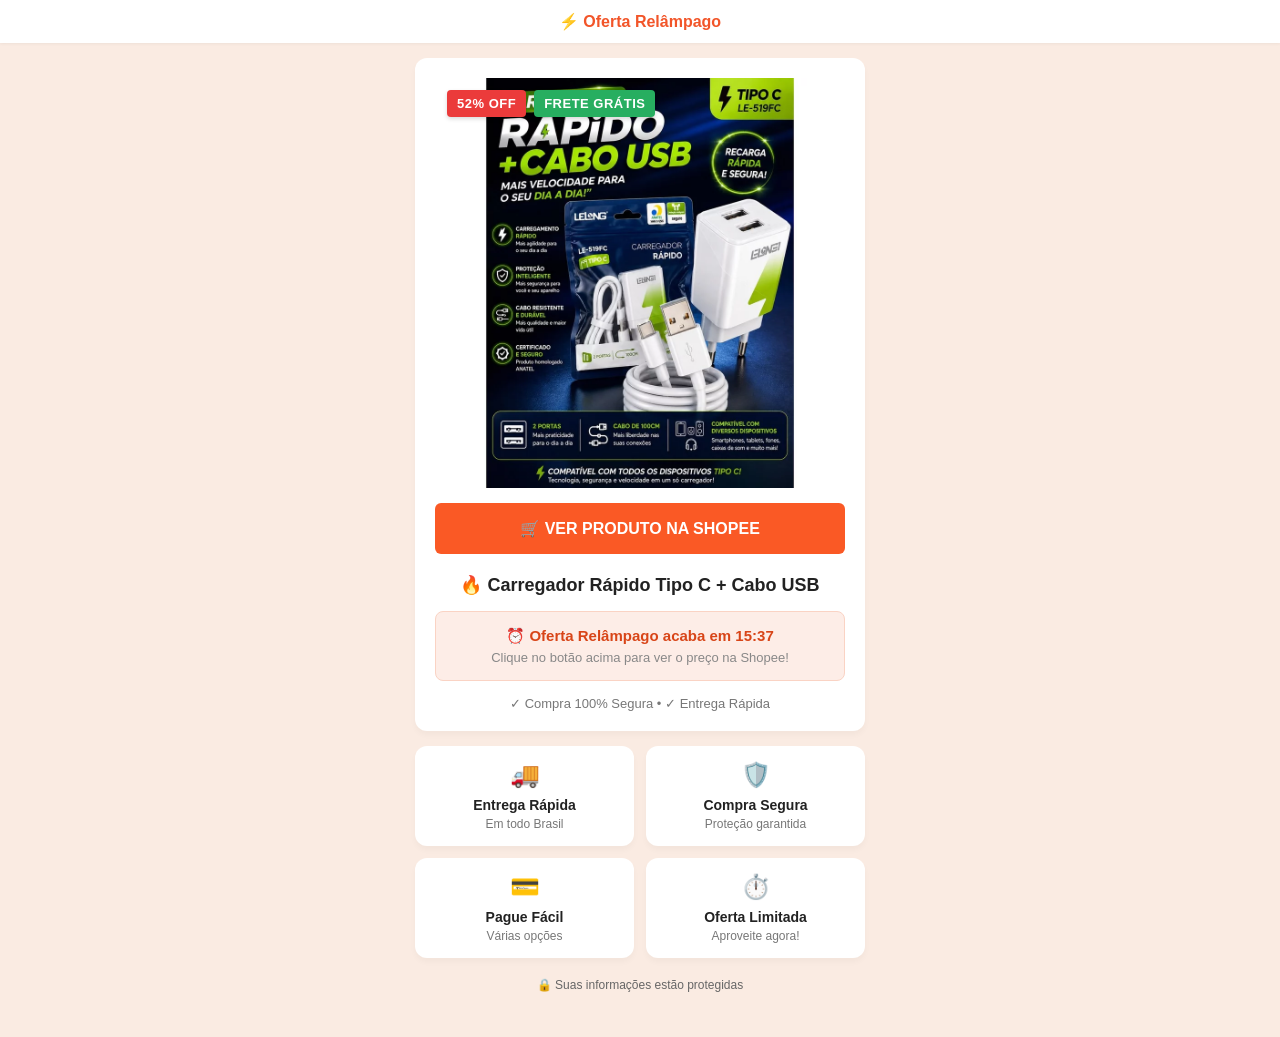
<file: CarregadorRápidoTipoC+CaboUSB/index.html>
<!DOCTYPE html>
<html lang="pt-BR">
<head>
    <meta charset="UTF-8">
    <meta name="viewport" content="width=device-width, initial-scale=1.0">
    <title>Oferta Relâmpago - Carregador Rápido Tipo C + Cabo USB</title>
    <link rel="stylesheet" href="css/style.css">

    <!-- Meta Pixel Code -->
    <script>
    !function(f,b,e,v,n,t,s)
    {if(f.fbq)return;n=f.fbq=function(){n.callMethod?
    n.callMethod.apply(n,arguments):n.queue.push(arguments)};
    if(!f._fbq)f._fbq=n;n.push=n;n.loaded=!0;n.version='2.0';
    n.queue=[];t=b.createElement(e);t.async=!0;
    t.src=v;s=b.getElementsByTagName(e)[0];
    s.parentNode.insertBefore(t,s)}(window, document,'script',
    'https://connect.facebook.net/en_US/fbevents.js');
    fbq('init', '2276360966503503');
    fbq('track', 'PageView');
    </script>
    <noscript><img height="1" width="1" style="display:none"
    src="https://www.facebook.com/tr?id=2276360966503503&ev=PageView&noscript=1"
    /></noscript>
    <!-- End Meta Pixel Code -->
</head>
<body>

    <header class="top-bar">
        <span>⚡ Oferta Relâmpago</span>
    </header>

    <main class="container">
        <!-- Cartão Principal -->
        <div class="card main-card">
            
            <!-- Container da Imagem com as Tags -->
            <div class="image-container">
                <div class="badges">
                    <span class="badge badge-discount">52% OFF</span>
                    <span class="badge badge-shipping">FRETE GRÁTIS</span>
                </div>
                <img src="img/produto.webp" alt="Carregador Rápido Tipo C + Cabo USB" class="product-image">
            </div>

            <!-- Botão com o link da Shopee e disparo do evento ViewContent -->
            <a href="https://shopee.com.br/Carregador-R%C3%A1pido-Tipo-C-Cabo-USB-i.606546648.58213386502" class="btn-shopee" target="_blank" onclick="fbq('track', 'ViewContent');">
                🛒 VER PRODUTO NA SHOPEE
            </a>

            <h1 class="product-title">🔥 Carregador Rápido Tipo C + Cabo USB</h1>

            <div class="countdown-box">
                <p class="timer-text">⏰ Oferta Relâmpago acaba em <span id="timer">15:37</span></p>
                <p class="sub-text">Clique no botão acima para ver o preço na Shopee!</p>
            </div>

            <p class="trust-text">✓ Compra 100% Segura &bull; ✓ Entrega Rápida</p>
        </div>

        <!-- Grid de Benefícios -->
        <div class="features-grid">
            <div class="feature-card">
                <span class="icon">🚚</span>
                <h3>Entrega Rápida</h3>
                <p>Em todo Brasil</p>
            </div>
            <div class="feature-card">
                <span class="icon">🛡️</span>
                <h3>Compra Segura</h3>
                <p>Proteção garantida</p>
            </div>
            <div class="feature-card">
                <span class="icon">💳</span>
                <h3>Pague Fácil</h3>
                <p>Várias opções</p>
            </div>
            <div class="feature-card">
                <span class="icon">⏱️</span>
                <h3>Oferta Limitada</h3>
                <p>Aproveite agora!</p>
            </div>
        </div>

        <footer class="footer">
            🔒 Suas informações estão protegidas
        </footer>
    </main>

    <script src="js/script.js"></script>
</body>
</html>
</file>
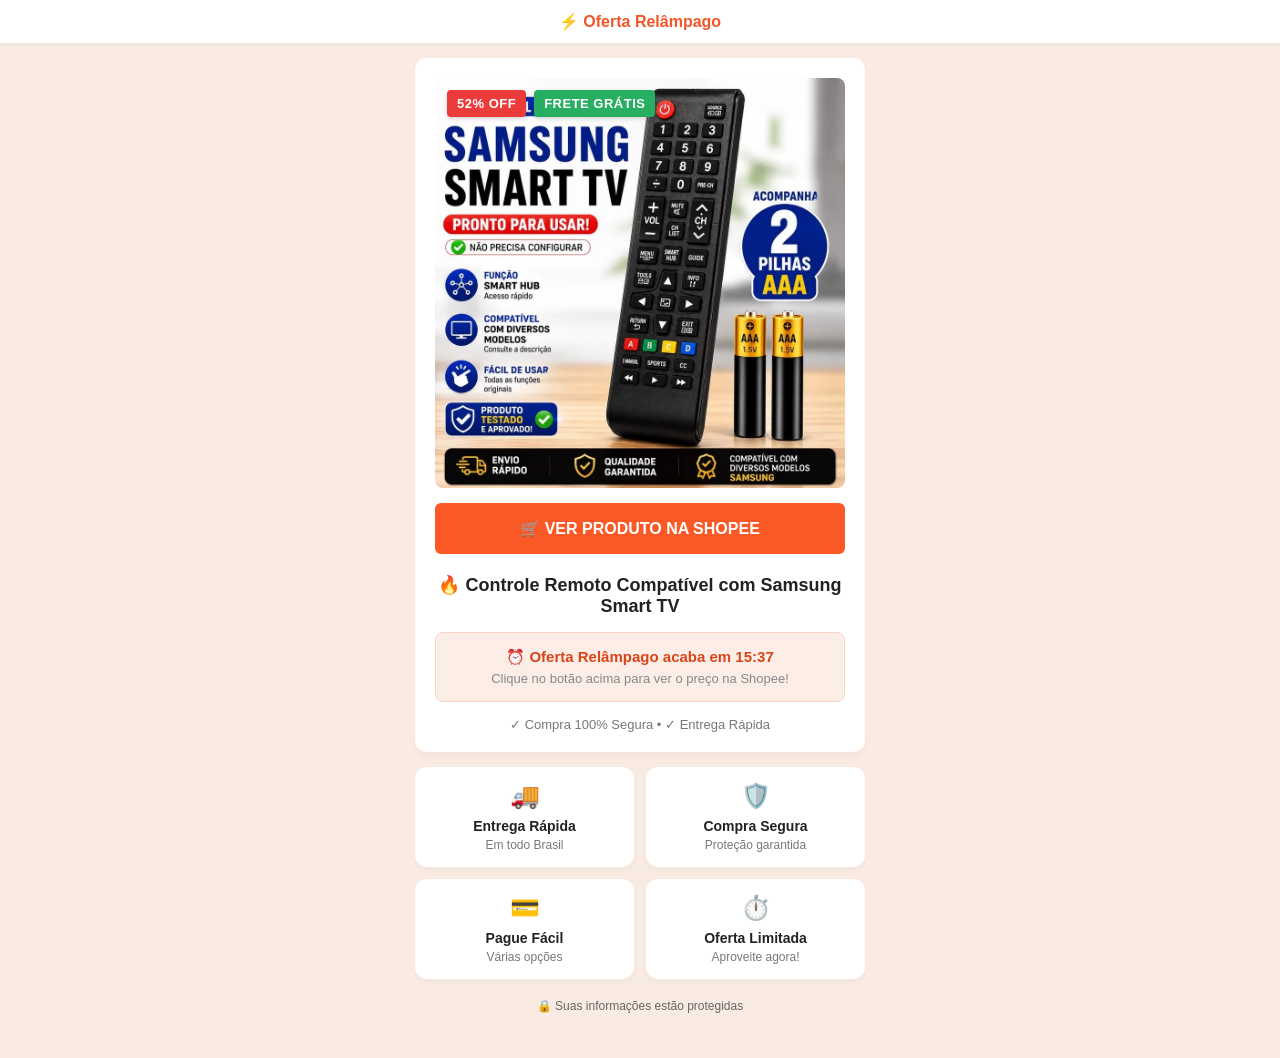
<file: Controle Remoto Compatível com Samsung Smart TV/index.html>
<!DOCTYPE html>
<html lang="pt-BR">
<head>
    <meta charset="UTF-8">
    <meta name="viewport" content="width=device-width, initial-scale=1.0">
    <title>Oferta Relâmpago - Controle Remoto Compatível com Samsung Smart TV</title>
    <link rel="stylesheet" href="css/style.css">

    <!-- Meta Pixel Code -->
    <script>
    !function(f,b,e,v,n,t,s)
    {if(f.fbq)return;n=f.fbq=function(){n.callMethod?
    n.callMethod.apply(n,arguments):n.queue.push(arguments)};
    if(!f._fbq)f._fbq=n;n.push=n;n.loaded=!0;n.version='2.0';
    n.queue=[];t=b.createElement(e);t.async=!0;
    t.src=v;s=b.getElementsByTagName(e)[0];
    s.parentNode.insertBefore(t,s)}(window, document,'script',
    'https://connect.facebook.net/en_US/fbevents.js');
    fbq('init', '2276360966503503');
    fbq('track', 'PageView');
    </script>
    <noscript><img height="1" width="1" style="display:none"
    src="https://www.facebook.com/tr?id=2276360966503503&ev=PageView&noscript=1"
    /></noscript>
    <!-- End Meta Pixel Code -->
</head>
<body>

    <header class="top-bar">
        <span>⚡ Oferta Relâmpago</span>
    </header>

    <main class="container">
        <!-- Cartão Principal -->
        <div class="card main-card">
            
            <!-- Container da Imagem com as Tags -->
            <div class="image-container">
                <div class="badges">
                    <span class="badge badge-discount">52% OFF</span>
                    <span class="badge badge-shipping">FRETE GRÁTIS</span>
                </div>
                <img src="img/produto.webp" alt="Controle Remoto Compatível com Samsung Smart TV" class="product-image">
            </div>

            <!-- Botão com o link da Shopee e disparo do evento ViewContent -->
            <a href="https://shopee.com.br/Controle-Remoto-Compat%C3%ADvel-com-Samsung-Smart-TV-i.606546648.58263704655?extraParams=%7B%22display_model_id%22%3A189623844987%2C%22model_selection_logic%22%3A3%7D" class="btn-shopee" target="_blank" onclick="fbq('track', 'ViewContent');">
                🛒 VER PRODUTO NA SHOPEE
            </a>

            <h1 class="product-title">🔥 Controle Remoto Compatível com Samsung Smart TV</h1>

            <div class="countdown-box">
                <p class="timer-text">⏰ Oferta Relâmpago acaba em <span id="timer">15:37</span></p>
                <p class="sub-text">Clique no botão acima para ver o preço na Shopee!</p>
            </div>

            <p class="trust-text">✓ Compra 100% Segura &bull; ✓ Entrega Rápida</p>
        </div>

        <!-- Grid de Benefícios -->
        <div class="features-grid">
            <div class="feature-card">
                <span class="icon">🚚</span>
                <h3>Entrega Rápida</h3>
                <p>Em todo Brasil</p>
            </div>
            <div class="feature-card">
                <span class="icon">🛡️</span>
                <h3>Compra Segura</h3>
                <p>Proteção garantida</p>
            </div>
            <div class="feature-card">
                <span class="icon">💳</span>
                <h3>Pague Fácil</h3>
                <p>Várias opções</p>
            </div>
            <div class="feature-card">
                <span class="icon">⏱️</span>
                <h3>Oferta Limitada</h3>
                <p>Aproveite agora!</p>
            </div>
        </div>

        <footer class="footer">
            🔒 Suas informações estão protegidas
        </footer>
    </main>

    <script src="js/script.js"></script>
</body>
</html>
</file>
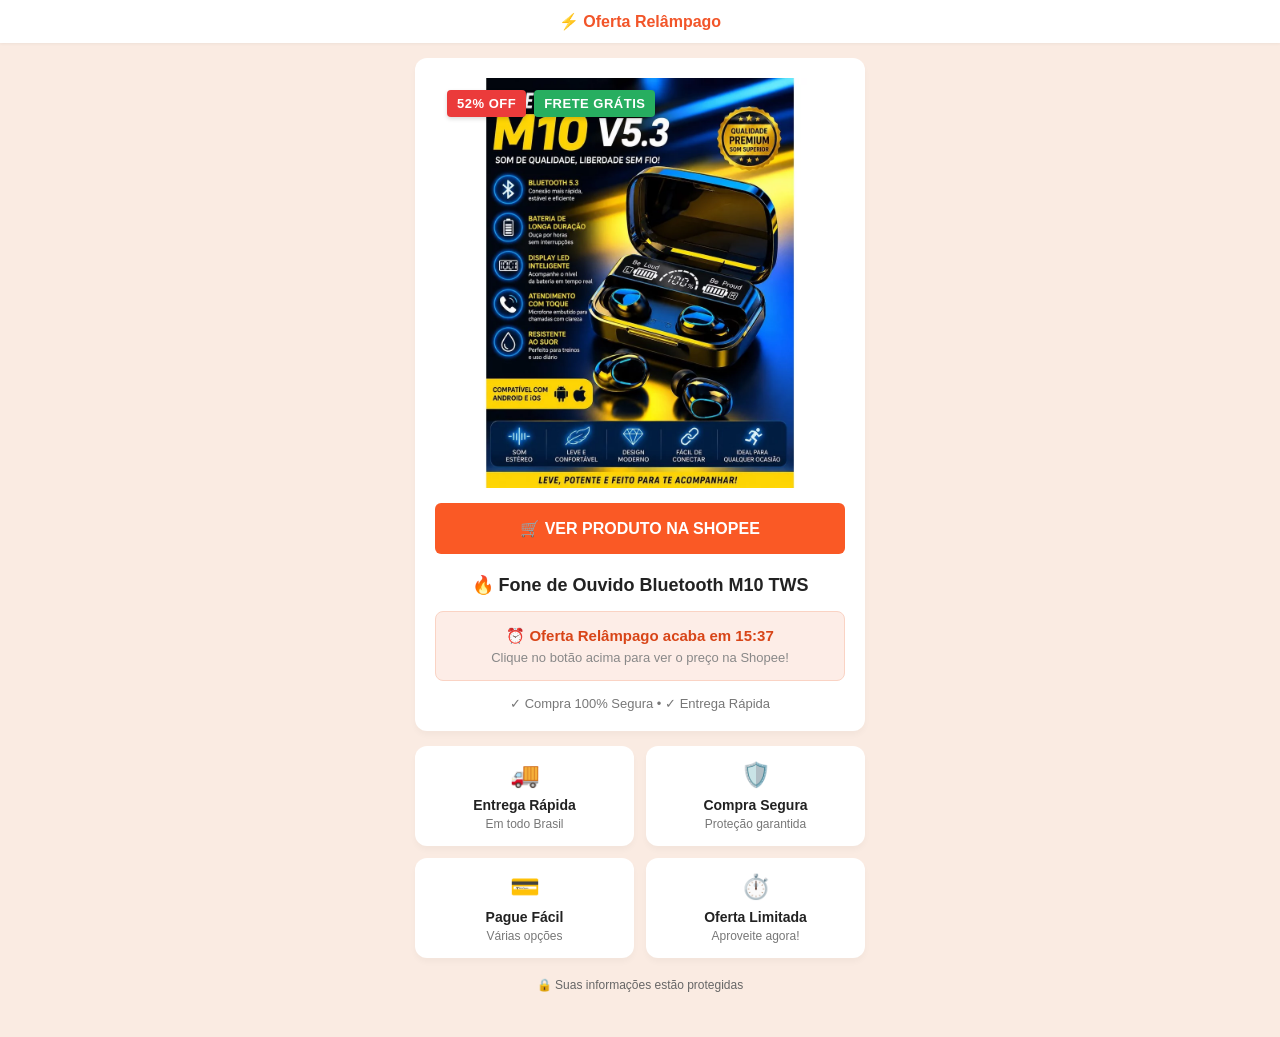
<file: FoneBluetoothM10TWS/index.html>
<!DOCTYPE html>
<html lang="pt-BR">
<head>
    <meta charset="UTF-8">
    <meta name="viewport" content="width=device-width, initial-scale=1.0">
    <title>Oferta Relâmpago - Fone de Ouvido Bluetooth M10 TWS</title>
    <link rel="stylesheet" href="css/style.css">

    <!-- Meta Pixel Code -->
    <script>
    !function(f,b,e,v,n,t,s)
    {if(f.fbq)return;n=f.fbq=function(){n.callMethod?
    n.callMethod.apply(n,arguments):n.queue.push(arguments)};
    if(!f._fbq)f._fbq=n;n.push=n;n.loaded=!0;n.version='2.0';
    n.queue=[];t=b.createElement(e);t.async=!0;
    t.src=v;s=b.getElementsByTagName(e)[0];
    s.parentNode.insertBefore(t,s)}(window, document,'script',
    'https://connect.facebook.net/en_US/fbevents.js');
    fbq('init', '2276360966503503');
    fbq('track', 'PageView');
    </script>
    <noscript><img height="1" width="1" style="display:none"
    src="https://www.facebook.com/tr?id=2276360966503503&ev=PageView&noscript=1"
    /></noscript>
    <!-- End Meta Pixel Code -->
</head>
<body>

    <header class="top-bar">
        <span>⚡ Oferta Relâmpago</span>
    </header>

    <main class="container">
        <!-- Cartão Principal -->
        <div class="card main-card">
            
            <!-- Container da Imagem com as Tags -->
            <div class="image-container">
                <div class="badges">
                    <span class="badge badge-discount">52% OFF</span>
                    <span class="badge badge-shipping">FRETE GRÁTIS</span>
                </div>
                <img src="img/produto.webp" alt="Fone de Ouvido Bluetooth M10 TWS" class="product-image">
            </div>

            <!-- Botão com o link da Shopee e disparo do evento ViewContent -->
            <a href="https://shopee.com.br/Fone-de-Ouvido-Bluetooth-M10-TWS-i.606546648.58213383020" class="btn-shopee" target="_blank" onclick="fbq('track', 'ViewContent');">
                🛒 VER PRODUTO NA SHOPEE
            </a>

            <h1 class="product-title">🔥 Fone de Ouvido Bluetooth M10 TWS</h1>

            <div class="countdown-box">
                <p class="timer-text">⏰ Oferta Relâmpago acaba em <span id="timer">15:37</span></p>
                <p class="sub-text">Clique no botão acima para ver o preço na Shopee!</p>
            </div>

            <p class="trust-text">✓ Compra 100% Segura &bull; ✓ Entrega Rápida</p>
        </div>

        <!-- Grid de Benefícios -->
        <div class="features-grid">
            <div class="feature-card">
                <span class="icon">🚚</span>
                <h3>Entrega Rápida</h3>
                <p>Em todo Brasil</p>
            </div>
            <div class="feature-card">
                <span class="icon">🛡️</span>
                <h3>Compra Segura</h3>
                <p>Proteção garantida</p>
            </div>
            <div class="feature-card">
                <span class="icon">💳</span>
                <h3>Pague Fácil</h3>
                <p>Várias opções</p>
            </div>
            <div class="feature-card">
                <span class="icon">⏱️</span>
                <h3>Oferta Limitada</h3>
                <p>Aproveite agora!</p>
            </div>
        </div>

        <footer class="footer">
            🔒 Suas informações estão protegidas
        </footer>
    </main>

    <script src="js/script.js"></script>
</body>
</html>
</file>
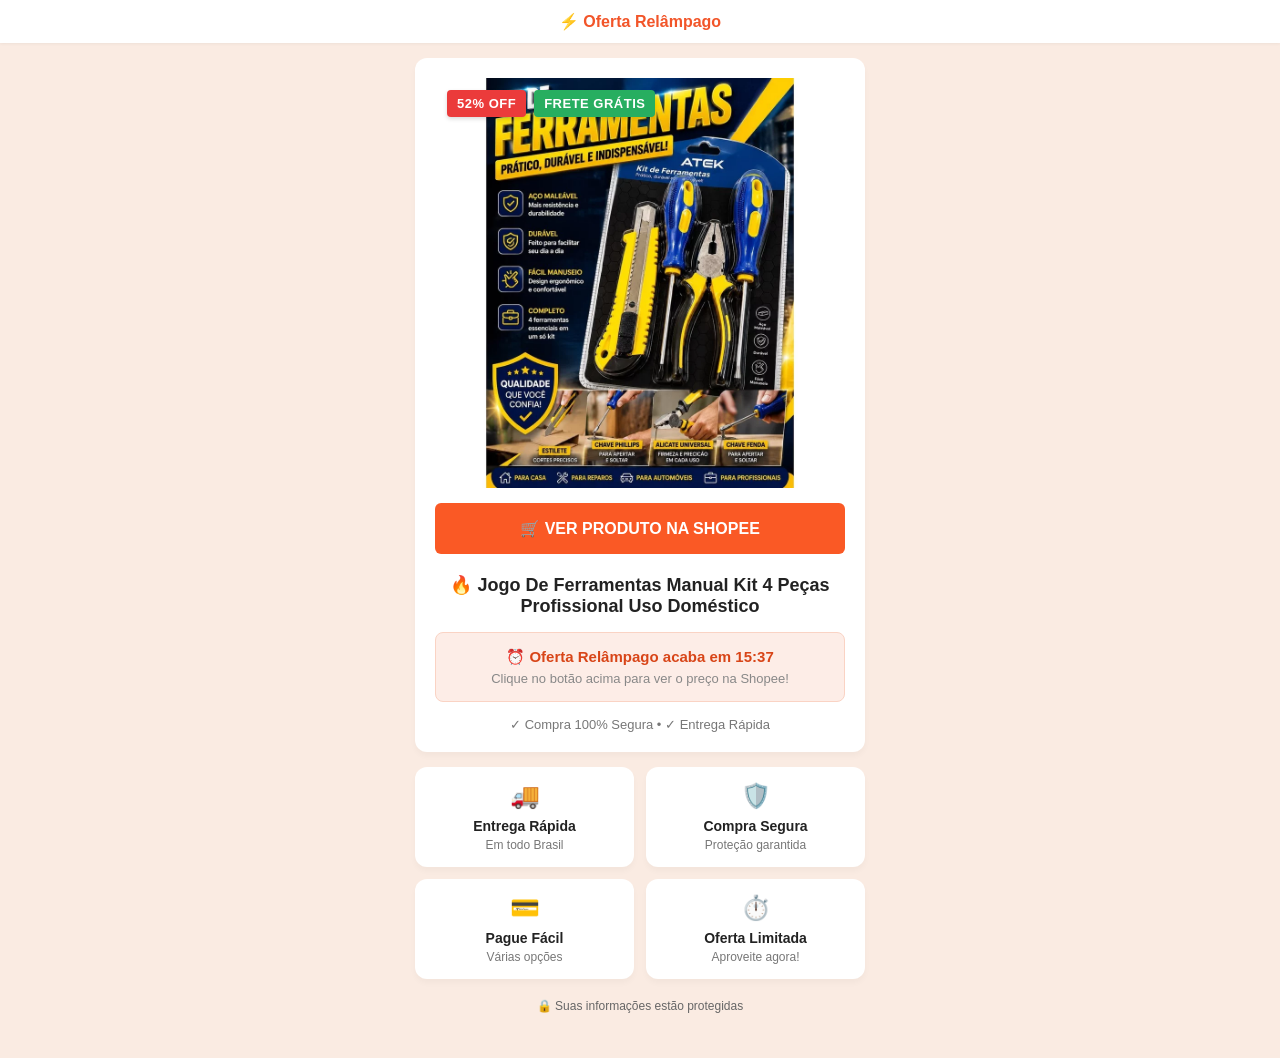
<file: Jogo De Ferramentas Manual Kit 4 Peças/index.html>
<!DOCTYPE html>
<html lang="pt-BR">
<head>
    <meta charset="UTF-8">
    <meta name="viewport" content="width=device-width, initial-scale=1.0">
    <title>Oferta Relâmpago - Jogo De Ferramentas Manual Kit 4 Peças</title>
    <link rel="stylesheet" href="css/style.css">

    <!-- Meta Pixel Code -->
    <script>
    !function(f,b,e,v,n,t,s)
    {if(f.fbq)return;n=f.fbq=function(){n.callMethod?
    n.callMethod.apply(n,arguments):n.queue.push(arguments)};
    if(!f._fbq)f._fbq=n;n.push=n;n.loaded=!0;n.version='2.0';
    n.queue=[];t=b.createElement(e);t.async=!0;
    t.src=v;s=b.getElementsByTagName(e)[0];
    s.parentNode.insertBefore(t,s)}(window, document,'script',
    'https://connect.facebook.net/en_US/fbevents.js');
    fbq('init', '2276360966503503');
    fbq('track', 'PageView');
    </script>
    <noscript><img height="1" width="1" style="display:none"
    src="https://www.facebook.com/tr?id=2276360966503503&ev=PageView&noscript=1"
    /></noscript>
    <!-- End Meta Pixel Code -->
</head>
<body>

    <header class="top-bar">
        <span>⚡ Oferta Relâmpago</span>
    </header>

    <main class="container">
        <!-- Cartão Principal -->
        <div class="card main-card">
            
            <!-- Container da Imagem com as Tags -->
            <div class="image-container">
                <div class="badges">
                    <span class="badge badge-discount">52% OFF</span>
                    <span class="badge badge-shipping">FRETE GRÁTIS</span>
                </div>
                <img src="img/produto.webp" alt="Jogo De Ferramentas Manual Kit 4 Peças Profissional" class="product-image">
            </div>

            <!-- Botão com o link da Shopee e disparo do evento ViewContent -->
            <a href="https://shopee.com.br/Jogo-De-Ferramentas-Manual-Kit-4-Pe%C3%A7as-Profissional-Uso-Dom%C3%A9stico-Manuten%C3%A7%C3%A3o-i.606546648.58213382806?extraParams=%7B%22display_model_id%22%3A169417552648%2C%22model_selection_logic%22%3A3%7D" class="btn-shopee" target="_blank" onclick="fbq('track', 'ViewContent');">
                🛒 VER PRODUTO NA SHOPEE
            </a>

            <h1 class="product-title">🔥 Jogo De Ferramentas Manual Kit 4 Peças Profissional Uso Doméstico</h1>

            <div class="countdown-box">
                <p class="timer-text">⏰ Oferta Relâmpago acaba em <span id="timer">15:37</span></p>
                <p class="sub-text">Clique no botão acima para ver o preço na Shopee!</p>
            </div>

            <p class="trust-text">✓ Compra 100% Segura &bull; ✓ Entrega Rápida</p>
        </div>

        <!-- Grid de Benefícios -->
        <div class="features-grid">
            <div class="feature-card">
                <span class="icon">🚚</span>
                <h3>Entrega Rápida</h3>
                <p>Em todo Brasil</p>
            </div>
            <div class="feature-card">
                <span class="icon">🛡️</span>
                <h3>Compra Segura</h3>
                <p>Proteção garantida</p>
            </div>
            <div class="feature-card">
                <span class="icon">💳</span>
                <h3>Pague Fácil</h3>
                <p>Várias opções</p>
            </div>
            <div class="feature-card">
                <span class="icon">⏱️</span>
                <h3>Oferta Limitada</h3>
                <p>Aproveite agora!</p>
            </div>
        </div>

        <footer class="footer">
            🔒 Suas informações estão protegidas
        </footer>
    </main>

    <script src="js/script.js"></script>
</body>
</html>
</file>
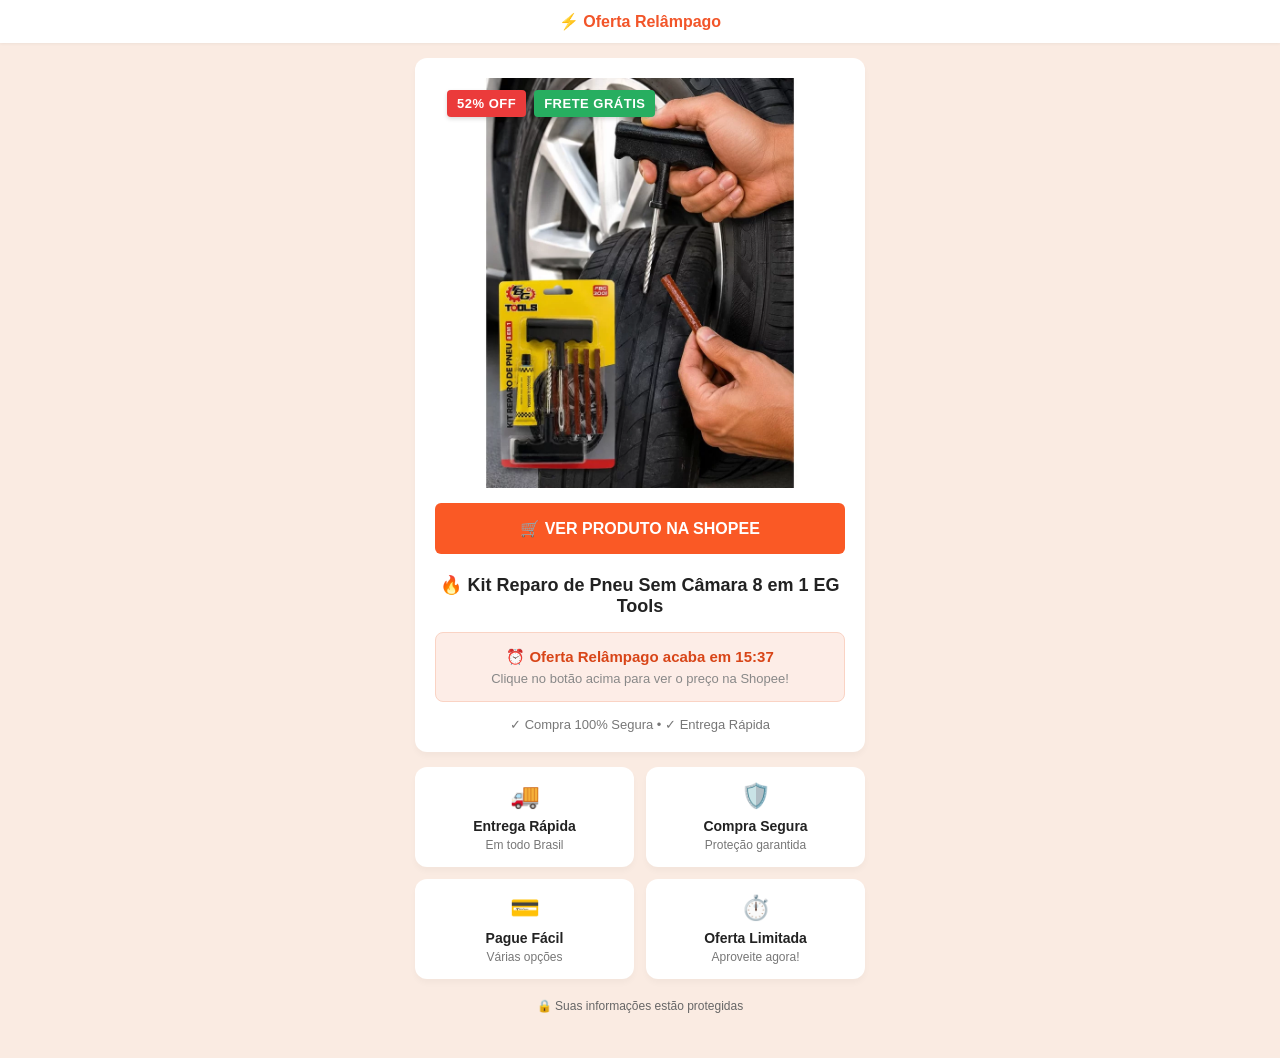
<file: kitReparodepneu/index.html>
<!DOCTYPE html>
<html lang="pt-BR">
<head>
    <meta charset="UTF-8">
    <meta name="viewport" content="width=device-width, initial-scale=1.0">
    <title>Oferta Relâmpago - Kit Reparo de Pneu</title>
    <link rel="stylesheet" href="css/style.css">

    <!-- Meta Pixel Code -->
    <script>
    !function(f,b,e,v,n,t,s)
    {if(f.fbq)return;n=f.fbq=function(){n.callMethod?
    n.callMethod.apply(n,arguments):n.queue.push(arguments)};
    if(!f._fbq)f._fbq=n;n.push=n;n.loaded=!0;n.version='2.0';
    n.queue=[];t=b.createElement(e);t.async=!0;
    t.src=v;s=b.getElementsByTagName(e)[0];
    s.parentNode.insertBefore(t,s)}(window, document,'script',
    'https://connect.facebook.net/en_US/fbevents.js');
    fbq('init', '2276360966503503');
    fbq('track', 'PageView');
    </script>
    <noscript><img height="1" width="1" style="display:none"
    src="https://www.facebook.com/tr?id=2276360966503503&ev=PageView&noscript=1"
    /></noscript>
    <!-- End Meta Pixel Code -->
</head>
<body>

    <header class="top-bar">
        <span>⚡ Oferta Relâmpago</span>
    </header>

    <main class="container">
        <!-- Cartão Principal -->
        <div class="card main-card">
            
            <!-- Container da Imagem com as Tags -->
            <div class="image-container">
                <div class="badges">
                    <span class="badge badge-discount">52% OFF</span>
                    <span class="badge badge-shipping">FRETE GRÁTIS</span>
                </div>
                <img src="img/produto.webp" alt="Kit Reparo de Pneu" class="product-image">
            </div>

            <!-- Botão com o link da Shopee e disparo do evento ViewContent -->
            <a href="https://shopee.com.br/Kit-Reparo-de-Pneu-Sem-C%C3%A2mara-8-em-1-EG-Tools-FBG3001-Conserto-R%C3%A1pido-para-Carro-Moto-e-Utilit%C3%A1rios-i.606546648.58263973830" class="btn-shopee" target="_blank" onclick="fbq('track', 'ViewContent');">
                🛒 VER PRODUTO NA SHOPEE
            </a>

            <h1 class="product-title">🔥 Kit Reparo de Pneu Sem Câmara 8 em 1 EG Tools</h1>

            <div class="countdown-box">
                <p class="timer-text">⏰ Oferta Relâmpago acaba em <span id="timer">15:37</span></p>
                <p class="sub-text">Clique no botão acima para ver o preço na Shopee!</p>
            </div>

            <p class="trust-text">✓ Compra 100% Segura &bull; ✓ Entrega Rápida</p>
        </div>

        <!-- Grid de Benefícios -->
        <div class="features-grid">
            <div class="feature-card">
                <span class="icon">🚚</span>
                <h3>Entrega Rápida</h3>
                <p>Em todo Brasil</p>
            </div>
            <div class="feature-card">
                <span class="icon">🛡️</span>
                <h3>Compra Segura</h3>
                <p>Proteção garantida</p>
            </div>
            <div class="feature-card">
                <span class="icon">💳</span>
                <h3>Pague Fácil</h3>
                <p>Várias opções</p>
            </div>
            <div class="feature-card">
                <span class="icon">⏱️</span>
                <h3>Oferta Limitada</h3>
                <p>Aproveite agora!</p>
            </div>
        </div>

        <footer class="footer">
            🔒 Suas informações estão protegidas
        </footer>
    </main>

    <script src="js/script.js"></script>
</body>
</html>
</file>
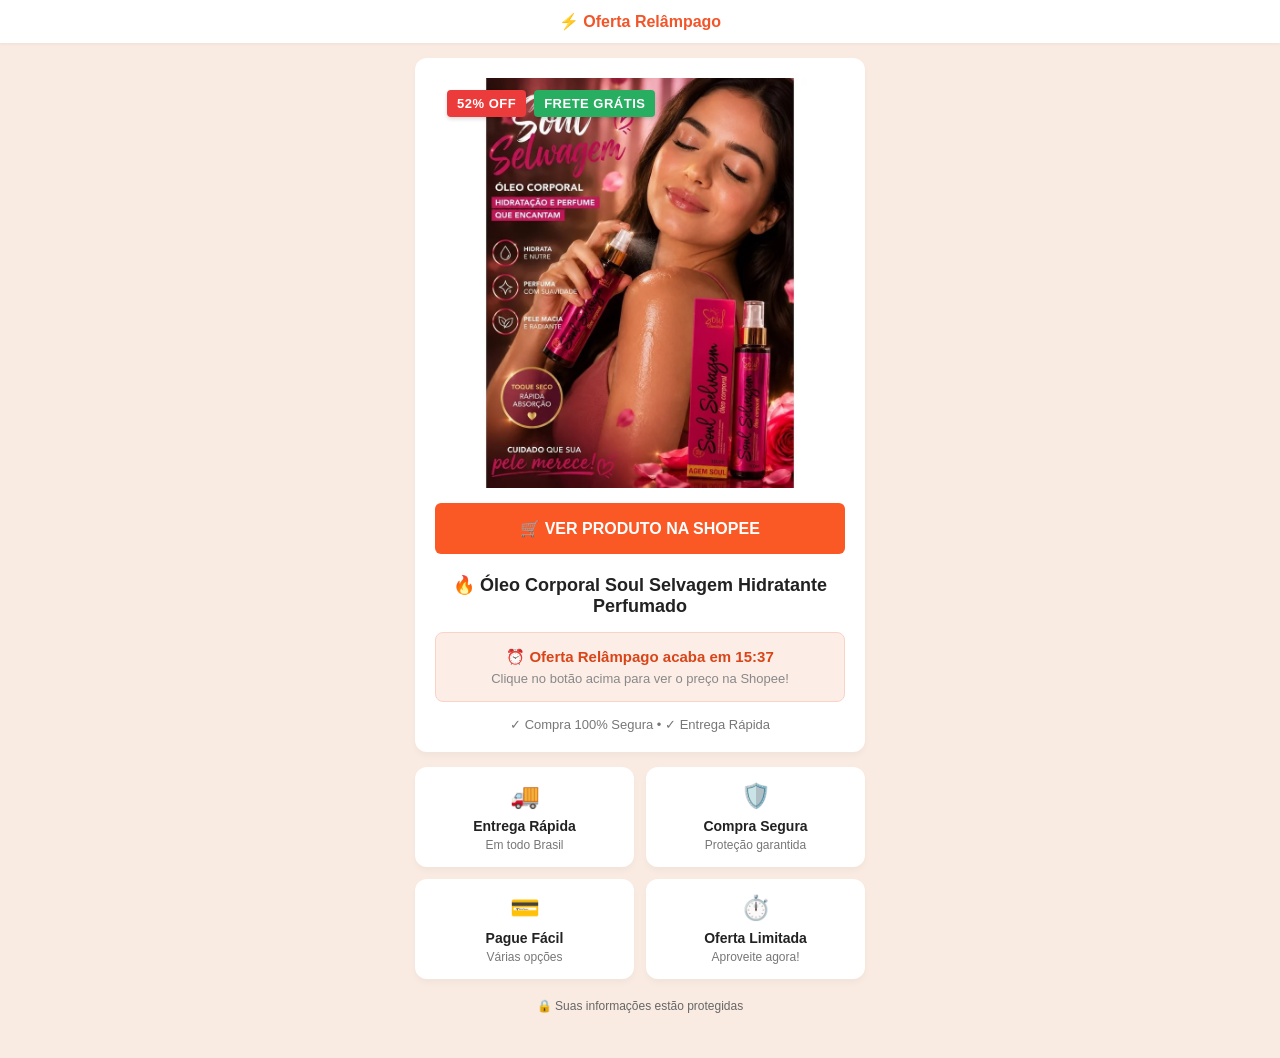
<file: OleoCorporalSoulSelvagem/index.html>
<!DOCTYPE html>
<html lang="pt-BR">
<head>
    <meta charset="UTF-8">
    <meta name="viewport" content="width=device-width, initial-scale=1.0">
    <title>Oferta Relâmpago - Óleo Corporal Soul Selvagem</title>
    <link rel="stylesheet" href="css/style.css">

    <!-- Meta Pixel Code -->
    <script>
    !function(f,b,e,v,n,t,s)
    {if(f.fbq)return;n=f.fbq=function(){n.callMethod?
    n.callMethod.apply(n,arguments):n.queue.push(arguments)};
    if(!f._fbq)f._fbq=n;n.push=n;n.loaded=!0;n.version='2.0';
    n.queue=[];t=b.createElement(e);t.async=!0;
    t.src=v;s=b.getElementsByTagName(e)[0];
    s.parentNode.insertBefore(t,s)}(window, document,'script',
    'https://connect.facebook.net/en_US/fbevents.js');
    fbq('init', '2276360966503503');
    fbq('track', 'PageView');
    </script>
    <noscript><img height="1" width="1" style="display:none"
    src="https://www.facebook.com/tr?id=2276360966503503&ev=PageView&noscript=1"
    /></noscript>
    <!-- End Meta Pixel Code -->
</head>
<body>

    <header class="top-bar">
        <span>⚡ Oferta Relâmpago</span>
    </header>

    <main class="container">
        <!-- Cartão Principal -->
        <div class="card main-card">
            
            <!-- Container da Imagem com as Tags -->
            <div class="image-container">
                <div class="badges">
                    <span class="badge badge-discount">52% OFF</span>
                    <span class="badge badge-shipping">FRETE GRÁTIS</span>
                </div>
                <img src="img/produto.webp" alt="Óleo Corporal Soul Selvagem Hidratante Perfumado" class="product-image">
            </div>

            <!-- Botão com o link da Shopee e disparo do evento ViewContent -->
            <a href="https://shopee.com.br/%C3%93leo-Corporal-Soul-Selvagem-Soul-Cosm%C3%A9ticos-Hidratante-Perfumado-i.606546648.58213335603" class="btn-shopee" target="_blank" onclick="fbq('track', 'ViewContent');">
                🛒 VER PRODUTO NA SHOPEE
            </a>

            <h1 class="product-title">🔥 Óleo Corporal Soul Selvagem Hidratante Perfumado</h1>

            <div class="countdown-box">
                <p class="timer-text">⏰ Oferta Relâmpago acaba em <span id="timer">15:37</span></p>
                <p class="sub-text">Clique no botão acima para ver o preço na Shopee!</p>
            </div>

            <p class="trust-text">✓ Compra 100% Segura &bull; ✓ Entrega Rápida</p>
        </div>

        <!-- Grid de Benefícios -->
        <div class="features-grid">
            <div class="feature-card">
                <span class="icon">🚚</span>
                <h3>Entrega Rápida</h3>
                <p>Em todo Brasil</p>
            </div>
            <div class="feature-card">
                <span class="icon">🛡️</span>
                <h3>Compra Segura</h3>
                <p>Proteção garantida</p>
            </div>
            <div class="feature-card">
                <span class="icon">💳</span>
                <h3>Pague Fácil</h3>
                <p>Várias opções</p>
            </div>
            <div class="feature-card">
                <span class="icon">⏱️</span>
                <h3>Oferta Limitada</h3>
                <p>Aproveite agora!</p>
            </div>
        </div>

        <footer class="footer">
            🔒 Suas informações estão protegidas
        </footer>
    </main>

    <script src="js/script.js"></script>
</body>
</html>
</file>
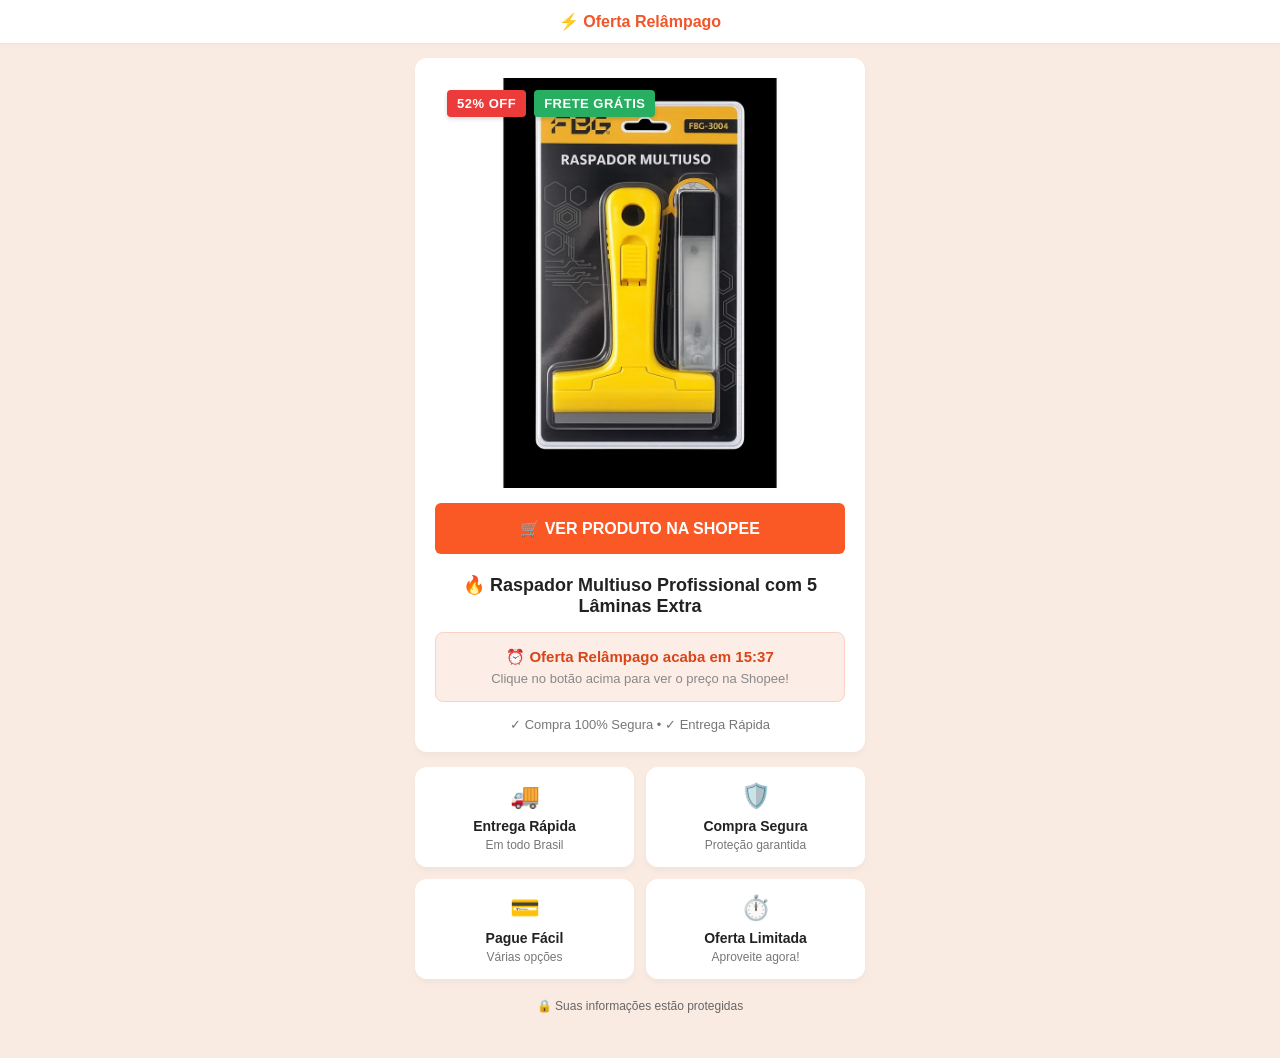
<file: RaspadorMultiusoProfissional/index.html>
<!DOCTYPE html>
<html lang="pt-BR">
<head>
    <meta charset="UTF-8">
    <meta name="viewport" content="width=device-width, initial-scale=1.0">
    <title>Oferta Relâmpago - Raspador Multiuso Profissional</title>
    <link rel="stylesheet" href="css/style.css">

    <!-- Meta Pixel Code -->
    <script>
    !function(f,b,e,v,n,t,s)
    {if(f.fbq)return;n=f.fbq=function(){n.callMethod?
    n.callMethod.apply(n,arguments):n.queue.push(arguments)};
    if(!f._fbq)f._fbq=n;n.push=n;n.loaded=!0;n.version='2.0';
    n.queue=[];t=b.createElement(e);t.async=!0;
    t.src=v;s=b.getElementsByTagName(e)[0];
    s.parentNode.insertBefore(t,s)}(window, document,'script',
    'https://connect.facebook.net/en_US/fbevents.js');
    fbq('init', '2276360966503503');
    fbq('track', 'PageView');
    </script>
    <noscript><img height="1" width="1" style="display:none"
    src="https://www.facebook.com/tr?id=2276360966503503&ev=PageView&noscript=1"
    /></noscript>
    <!-- End Meta Pixel Code -->
</head>
<body>

    <header class="top-bar">
        <span>⚡ Oferta Relâmpago</span>
    </header>

    <main class="container">
        <!-- Cartão Principal -->
        <div class="card main-card">
            
            <!-- Container da Imagem com as Tags -->
            <div class="image-container">
                <div class="badges">
                    <span class="badge badge-discount">52% OFF</span>
                    <span class="badge badge-shipping">FRETE GRÁTIS</span>
                </div>
                <img src="img/produto.webp" alt="Raspador Multiuso Profissional com 5 Lâminas" class="product-image">
            </div>

            <!-- Botão com o link da Shopee e disparo do evento ViewContent -->
            <a href="https://shopee.com.br/Raspador-Multiuso-Profissional-com-5-L%C3%A2minas-Extra-Remove-Cola-Tinta-e-Adesivos-i.606546648.58263900787" class="btn-shopee" target="_blank" onclick="fbq('track', 'ViewContent');">
                🛒 VER PRODUTO NA SHOPEE
            </a>

            <h1 class="product-title">🔥 Raspador Multiuso Profissional com 5 Lâminas Extra</h1>

            <div class="countdown-box">
                <p class="timer-text">⏰ Oferta Relâmpago acaba em <span id="timer">15:37</span></p>
                <p class="sub-text">Clique no botão acima para ver o preço na Shopee!</p>
            </div>

            <p class="trust-text">✓ Compra 100% Segura &bull; ✓ Entrega Rápida</p>
        </div>

        <!-- Grid de Benefícios -->
        <div class="features-grid">
            <div class="feature-card">
                <span class="icon">🚚</span>
                <h3>Entrega Rápida</h3>
                <p>Em todo Brasil</p>
            </div>
            <div class="feature-card">
                <span class="icon">🛡️</span>
                <h3>Compra Segura</h3>
                <p>Proteção garantida</p>
            </div>
            <div class="feature-card">
                <span class="icon">💳</span>
                <h3>Pague Fácil</h3>
                <p>Várias opções</p>
            </div>
            <div class="feature-card">
                <span class="icon">⏱️</span>
                <h3>Oferta Limitada</h3>
                <p>Aproveite agora!</p>
            </div>
        </div>

        <footer class="footer">
            🔒 Suas informações estão protegidas
        </footer>
    </main>

    <script src="js/script.js"></script>
</body>
</html>
</file>
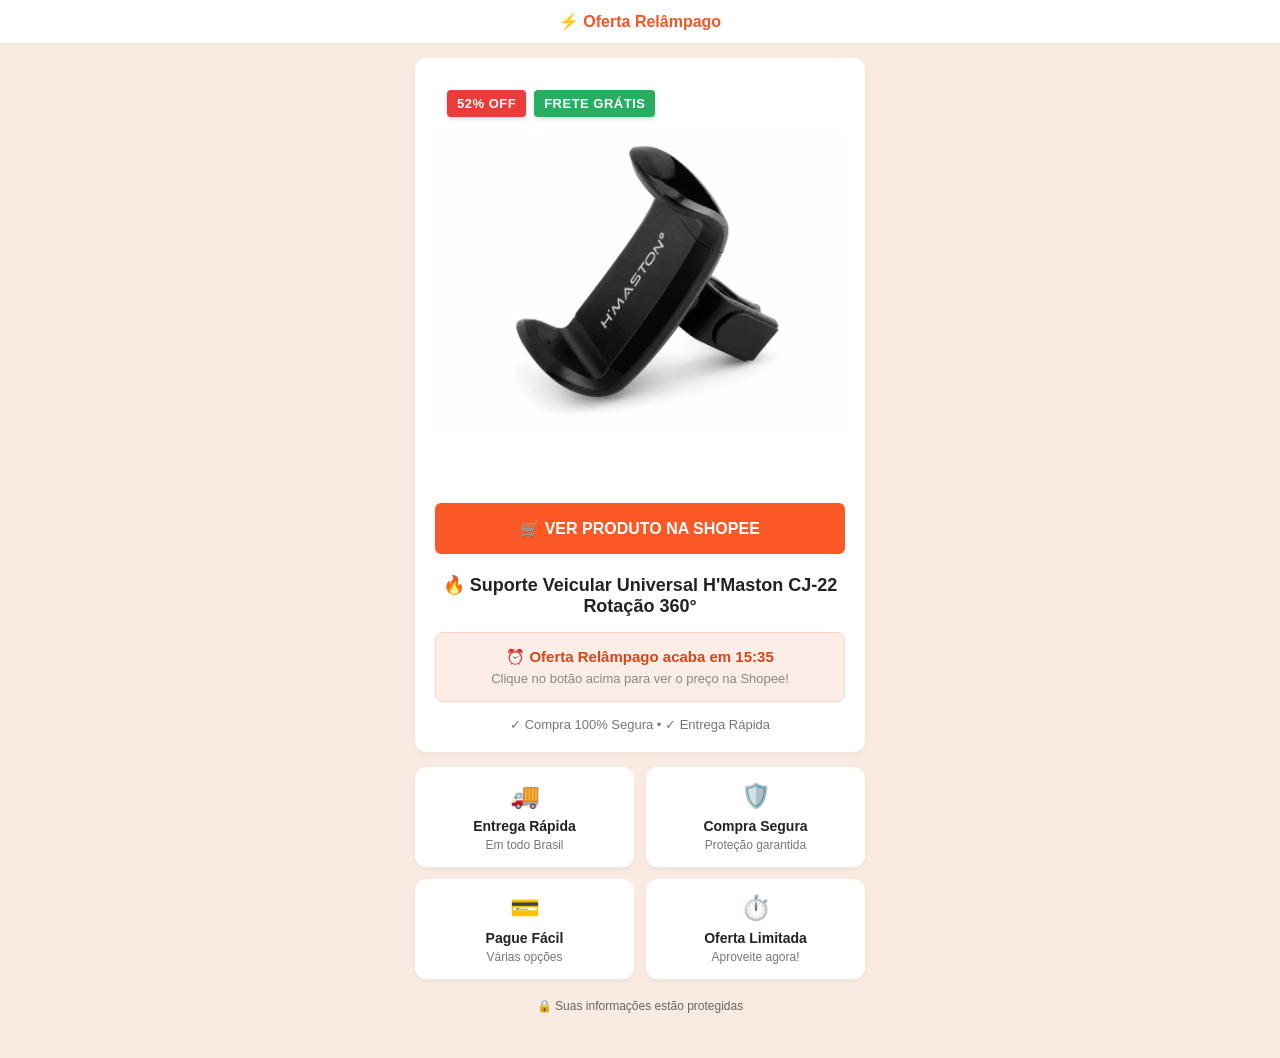
<file: SuporteVeicularUniversal/index.html>
<!DOCTYPE html>
<html lang="pt-BR">
<head>
    <meta charset="UTF-8">
    <meta name="viewport" content="width=device-width, initial-scale=1.0">
    <title>Oferta Relâmpago - Suporte Veicular H'Maston</title>
    <link rel="stylesheet" href="css/style.css">

    <!-- Meta Pixel Code -->
    <script>
    !function(f,b,e,v,n,t,s)
    {if(f.fbq)return;n=f.fbq=function(){n.callMethod?
    n.callMethod.apply(n,arguments):n.queue.push(arguments)};
    if(!f._fbq)f._fbq=n;n.push=n;n.loaded=!0;n.version='2.0';
    n.queue=[];t=b.createElement(e);t.async=!0;
    t.src=v;s=b.getElementsByTagName(e)[0];
    s.parentNode.insertBefore(t,s)}(window, document,'script',
    'https://connect.facebook.net/en_US/fbevents.js');
    fbq('init', '2276360966503503');
    fbq('track', 'PageView');
    </script>
    <noscript><img height="1" width="1" style="display:none"
    src="https://www.facebook.com/tr?id=2276360966503503&ev=PageView&noscript=1"
    /></noscript>
    <!-- End Meta Pixel Code -->
</head>
<body>

    <header class="top-bar">
        <span>⚡ Oferta Relâmpago</span>
    </header>

    <main class="container">
        <!-- Cartão Principal -->
        <div class="card main-card">
            
            <!-- Container da Imagem com as Tags -->
            <div class="image-container">
                <div class="badges">
                    <span class="badge badge-discount">52% OFF</span>
                    <span class="badge badge-shipping">FRETE GRÁTIS</span>
                </div>
                <img src="img/produto.webp" alt="Suporte Veicular Universal H'Maston" class="product-image">
            </div>

            <!-- Botão com o link da Shopee e disparo do evento ViewContent -->
            <a href="https://shopee.com.br/Suporte-Veicular-Universal-H%E2%80%99Maston-CJ-22-para-Celular-Rota%C3%A7%C3%A3o-360%C2%B0-Fixa%C3%A7%C3%A3o-na-Sa%C3%ADda-de-Ar-Instala%C3%A7%C3%A3o-F%C3%A1cil-i.606546648.58213983343" class="btn-shopee" target="_blank" onclick="fbq('track', 'ViewContent');">
                🛒 VER PRODUTO NA SHOPEE
            </a>

            <h1 class="product-title">🔥 Suporte Veicular Universal H'Maston CJ-22 Rotação 360°</h1>

            <div class="countdown-box">
                <p class="timer-text">⏰ Oferta Relâmpago acaba em <span id="timer">15:37</span></p>
                <p class="sub-text">Clique no botão acima para ver o preço na Shopee!</p>
            </div>

            <p class="trust-text">✓ Compra 100% Segura &bull; ✓ Entrega Rápida</p>
        </div>

        <!-- Grid de Benefícios -->
        <div class="features-grid">
            <div class="feature-card">
                <span class="icon">🚚</span>
                <h3>Entrega Rápida</h3>
                <p>Em todo Brasil</p>
            </div>
            <div class="feature-card">
                <span class="icon">🛡️</span>
                <h3>Compra Segura</h3>
                <p>Proteção garantida</p>
            </div>
            <div class="feature-card">
                <span class="icon">💳</span>
                <h3>Pague Fácil</h3>
                <p>Várias opções</p>
            </div>
            <div class="feature-card">
                <span class="icon">⏱️</span>
                <h3>Oferta Limitada</h3>
                <p>Aproveite agora!</p>
            </div>
        </div>

        <footer class="footer">
            🔒 Suas informações estão protegidas
        </footer>
    </main>

    <script src="js/script.js"></script>
</body>
</html>
</file>
<file: CarregadorRápidoTipoC+CaboUSB/css/style.css>
/* Reset e Configurações Base */
* {
    margin: 0;
    padding: 0;
    box-sizing: border-box;
    font-family: -apple-system, BlinkMacSystemFont, "Segoe UI", Roboto, Helvetica, Arial, sans-serif;
}

body {
    background-color: #faebe2; /* Cor de fundo pêssego/bege */
    color: #333;
    display: flex;
    flex-direction: column;
    align-items: center;
    min-height: 100vh;
}

/* Barra Superior */
.top-bar {
    width: 100%;
    background-color: #ffffff;
    text-align: center;
    padding: 12px 0;
    color: #f25529;
    font-weight: 700;
    font-size: 16px;
    box-shadow: 0 1px 3px rgba(0,0,0,0.05);
}

/* Container Principal Mobile-First */
.container {
    width: 100%;
    max-width: 480px; /* Mantém o padrão mobile mesmo no desktop */
    padding: 15px;
}

/* Cartões */
.card {
    background-color: #ffffff;
    border-radius: 12px;
    box-shadow: 0 4px 6px rgba(0,0,0,0.03);
    padding: 20px;
    margin-bottom: 15px;
}

.main-card {
    text-align: center;
}

/* Imagem do Produto */
.product-image {
    width: 100%;
    border-radius: 8px;
    margin-bottom: 15px;
    display: block;
}
    /* Container da Imagem para posicionar as tags */
.image-container {
    position: relative;
    width: 100%;
    margin-bottom: 15px;
}

/* Container das Tags */
.badges {
    position: absolute;
    top: 12px;
    left: 12px;
    display: flex;
    gap: 8px;
    z-index: 10;
}

/* Estilo base das Tags */
.badge {
    padding: 6px 10px;
    border-radius: 4px;
    font-size: 13px;
    font-weight: 800;
    color: #ffffff;
    text-transform: uppercase;
    box-shadow: 0 2px 4px rgba(0,0,0,0.15);
    letter-spacing: 0.5px;
}

/* Cor específica da Tag de Desconto (Vermelho) */
.badge-discount {
    background-color: #eb3b3b; 
}

/* Cor específica da Tag de Frete (Verde) */
.badge-shipping {
    background-color: #27ae60; 
}

/* Atualização na imagem para se comportar bem no novo container */
.product-image {
    width: 100%;
    border-radius: 8px;
    display: block;
    /* A margem inferior foi removida daqui pois agora está no .image-container */
    margin-bottom: 0; 
}

/* Botão Shopee */
.btn-shopee {
    display: block;
    background-color: #fa5925;
    color: #ffffff;
    text-decoration: none;
    padding: 16px;
    border-radius: 6px;
    font-weight: 700;
    font-size: 16px;
    margin-bottom: 20px;
    transition: background-color 0.2s;
}

.btn-shopee:hover {
    background-color: #e04719;
}

/* Título */
.product-title {
    font-size: 18px;
    font-weight: 700;
    margin-bottom: 15px;
    color: #222;
}

/* Caixa de Escassez (Timer) */
.countdown-box {
    background-color: #fdede7; /* Laranja muito claro */
    border: 1px solid #fad3c4;
    border-radius: 8px;
    padding: 15px;
    margin-bottom: 15px;
}

.timer-text {
    color: #d84518;
    font-weight: 700;
    font-size: 15px;
    margin-bottom: 5px;
}

.sub-text {
    color: #888;
    font-size: 13px;
}

/* Texto de Confiança */
.trust-text {
    color: #777;
    font-size: 13px;
    margin-top: 10px;
}

/* Grid de Benefícios */
.features-grid {
    display: grid;
    grid-template-columns: 1fr 1fr;
    gap: 12px;
}

.feature-card {
    background-color: #ffffff;
    border-radius: 12px;
    padding: 15px 10px;
    text-align: center;
    box-shadow: 0 4px 6px rgba(0,0,0,0.03);
}

.feature-card .icon {
    font-size: 24px;
    display: block;
    margin-bottom: 8px;
}

.feature-card h3 {
    font-size: 14px;
    font-weight: 700;
    color: #222;
    margin-bottom: 4px;
}

.feature-card p {
    font-size: 12px;
    color: #777;
}

/* Rodapé */
.footer {
    text-align: center;
    font-size: 12px;
    color: #666;
    margin-top: 20px;
    margin-bottom: 30px;
}
</file>
<file: Controle Remoto Compatível com Samsung Smart TV/css/style.css>
/* Reset e Configurações Base */
* {
    margin: 0;
    padding: 0;
    box-sizing: border-box;
    font-family: -apple-system, BlinkMacSystemFont, "Segoe UI", Roboto, Helvetica, Arial, sans-serif;
}

body {
    background-color: #faebe2; /* Cor de fundo pêssego/bege */
    color: #333;
    display: flex;
    flex-direction: column;
    align-items: center;
    min-height: 100vh;
}

/* Barra Superior */
.top-bar {
    width: 100%;
    background-color: #ffffff;
    text-align: center;
    padding: 12px 0;
    color: #f25529;
    font-weight: 700;
    font-size: 16px;
    box-shadow: 0 1px 3px rgba(0,0,0,0.05);
}

/* Container Principal Mobile-First */
.container {
    width: 100%;
    max-width: 480px; /* Mantém o padrão mobile mesmo no desktop */
    padding: 15px;
}

/* Cartões */
.card {
    background-color: #ffffff;
    border-radius: 12px;
    box-shadow: 0 4px 6px rgba(0,0,0,0.03);
    padding: 20px;
    margin-bottom: 15px;
}

.main-card {
    text-align: center;
}

/* Imagem do Produto */
.product-image {
    width: 100%;
    border-radius: 8px;
    margin-bottom: 15px;
    display: block;
}
    /* Container da Imagem para posicionar as tags */
.image-container {
    position: relative;
    width: 100%;
    margin-bottom: 15px;
}

/* Container das Tags */
.badges {
    position: absolute;
    top: 12px;
    left: 12px;
    display: flex;
    gap: 8px;
    z-index: 10;
}

/* Estilo base das Tags */
.badge {
    padding: 6px 10px;
    border-radius: 4px;
    font-size: 13px;
    font-weight: 800;
    color: #ffffff;
    text-transform: uppercase;
    box-shadow: 0 2px 4px rgba(0,0,0,0.15);
    letter-spacing: 0.5px;
}

/* Cor específica da Tag de Desconto (Vermelho) */
.badge-discount {
    background-color: #eb3b3b; 
}

/* Cor específica da Tag de Frete (Verde) */
.badge-shipping {
    background-color: #27ae60; 
}

/* Atualização na imagem para se comportar bem no novo container */
.product-image {
    width: 100%;
    border-radius: 8px;
    display: block;
    /* A margem inferior foi removida daqui pois agora está no .image-container */
    margin-bottom: 0; 
}

/* Botão Shopee */
.btn-shopee {
    display: block;
    background-color: #fa5925;
    color: #ffffff;
    text-decoration: none;
    padding: 16px;
    border-radius: 6px;
    font-weight: 700;
    font-size: 16px;
    margin-bottom: 20px;
    transition: background-color 0.2s;
}

.btn-shopee:hover {
    background-color: #e04719;
}

/* Título */
.product-title {
    font-size: 18px;
    font-weight: 700;
    margin-bottom: 15px;
    color: #222;
}

/* Caixa de Escassez (Timer) */
.countdown-box {
    background-color: #fdede7; /* Laranja muito claro */
    border: 1px solid #fad3c4;
    border-radius: 8px;
    padding: 15px;
    margin-bottom: 15px;
}

.timer-text {
    color: #d84518;
    font-weight: 700;
    font-size: 15px;
    margin-bottom: 5px;
}

.sub-text {
    color: #888;
    font-size: 13px;
}

/* Texto de Confiança */
.trust-text {
    color: #777;
    font-size: 13px;
    margin-top: 10px;
}

/* Grid de Benefícios */
.features-grid {
    display: grid;
    grid-template-columns: 1fr 1fr;
    gap: 12px;
}

.feature-card {
    background-color: #ffffff;
    border-radius: 12px;
    padding: 15px 10px;
    text-align: center;
    box-shadow: 0 4px 6px rgba(0,0,0,0.03);
}

.feature-card .icon {
    font-size: 24px;
    display: block;
    margin-bottom: 8px;
}

.feature-card h3 {
    font-size: 14px;
    font-weight: 700;
    color: #222;
    margin-bottom: 4px;
}

.feature-card p {
    font-size: 12px;
    color: #777;
}

/* Rodapé */
.footer {
    text-align: center;
    font-size: 12px;
    color: #666;
    margin-top: 20px;
    margin-bottom: 30px;
}
</file>
<file: FoneBluetoothM10TWS/css/style.css>
/* Reset e Configurações Base */
* {
    margin: 0;
    padding: 0;
    box-sizing: border-box;
    font-family: -apple-system, BlinkMacSystemFont, "Segoe UI", Roboto, Helvetica, Arial, sans-serif;
}

body {
    background-color: #faebe2; /* Cor de fundo pêssego/bege */
    color: #333;
    display: flex;
    flex-direction: column;
    align-items: center;
    min-height: 100vh;
}

/* Barra Superior */
.top-bar {
    width: 100%;
    background-color: #ffffff;
    text-align: center;
    padding: 12px 0;
    color: #f25529;
    font-weight: 700;
    font-size: 16px;
    box-shadow: 0 1px 3px rgba(0,0,0,0.05);
}

/* Container Principal Mobile-First */
.container {
    width: 100%;
    max-width: 480px; /* Mantém o padrão mobile mesmo no desktop */
    padding: 15px;
}

/* Cartões */
.card {
    background-color: #ffffff;
    border-radius: 12px;
    box-shadow: 0 4px 6px rgba(0,0,0,0.03);
    padding: 20px;
    margin-bottom: 15px;
}

.main-card {
    text-align: center;
}

/* Imagem do Produto */
.product-image {
    width: 100%;
    border-radius: 8px;
    margin-bottom: 15px;
    display: block;
}
    /* Container da Imagem para posicionar as tags */
.image-container {
    position: relative;
    width: 100%;
    margin-bottom: 15px;
}

/* Container das Tags */
.badges {
    position: absolute;
    top: 12px;
    left: 12px;
    display: flex;
    gap: 8px;
    z-index: 10;
}

/* Estilo base das Tags */
.badge {
    padding: 6px 10px;
    border-radius: 4px;
    font-size: 13px;
    font-weight: 800;
    color: #ffffff;
    text-transform: uppercase;
    box-shadow: 0 2px 4px rgba(0,0,0,0.15);
    letter-spacing: 0.5px;
}

/* Cor específica da Tag de Desconto (Vermelho) */
.badge-discount {
    background-color: #eb3b3b; 
}

/* Cor específica da Tag de Frete (Verde) */
.badge-shipping {
    background-color: #27ae60; 
}

/* Atualização na imagem para se comportar bem no novo container */
.product-image {
    width: 100%;
    border-radius: 8px;
    display: block;
    /* A margem inferior foi removida daqui pois agora está no .image-container */
    margin-bottom: 0; 
}

/* Botão Shopee */
.btn-shopee {
    display: block;
    background-color: #fa5925;
    color: #ffffff;
    text-decoration: none;
    padding: 16px;
    border-radius: 6px;
    font-weight: 700;
    font-size: 16px;
    margin-bottom: 20px;
    transition: background-color 0.2s;
}

.btn-shopee:hover {
    background-color: #e04719;
}

/* Título */
.product-title {
    font-size: 18px;
    font-weight: 700;
    margin-bottom: 15px;
    color: #222;
}

/* Caixa de Escassez (Timer) */
.countdown-box {
    background-color: #fdede7; /* Laranja muito claro */
    border: 1px solid #fad3c4;
    border-radius: 8px;
    padding: 15px;
    margin-bottom: 15px;
}

.timer-text {
    color: #d84518;
    font-weight: 700;
    font-size: 15px;
    margin-bottom: 5px;
}

.sub-text {
    color: #888;
    font-size: 13px;
}

/* Texto de Confiança */
.trust-text {
    color: #777;
    font-size: 13px;
    margin-top: 10px;
}

/* Grid de Benefícios */
.features-grid {
    display: grid;
    grid-template-columns: 1fr 1fr;
    gap: 12px;
}

.feature-card {
    background-color: #ffffff;
    border-radius: 12px;
    padding: 15px 10px;
    text-align: center;
    box-shadow: 0 4px 6px rgba(0,0,0,0.03);
}

.feature-card .icon {
    font-size: 24px;
    display: block;
    margin-bottom: 8px;
}

.feature-card h3 {
    font-size: 14px;
    font-weight: 700;
    color: #222;
    margin-bottom: 4px;
}

.feature-card p {
    font-size: 12px;
    color: #777;
}

/* Rodapé */
.footer {
    text-align: center;
    font-size: 12px;
    color: #666;
    margin-top: 20px;
    margin-bottom: 30px;
}
</file>
<file: Jogo De Ferramentas Manual Kit 4 Peças/css/style.css>
/* Reset e Configurações Base */
* {
    margin: 0;
    padding: 0;
    box-sizing: border-box;
    font-family: -apple-system, BlinkMacSystemFont, "Segoe UI", Roboto, Helvetica, Arial, sans-serif;
}

body {
    background-color: #faebe2; /* Cor de fundo pêssego/bege */
    color: #333;
    display: flex;
    flex-direction: column;
    align-items: center;
    min-height: 100vh;
}

/* Barra Superior */
.top-bar {
    width: 100%;
    background-color: #ffffff;
    text-align: center;
    padding: 12px 0;
    color: #f25529;
    font-weight: 700;
    font-size: 16px;
    box-shadow: 0 1px 3px rgba(0,0,0,0.05);
}

/* Container Principal Mobile-First */
.container {
    width: 100%;
    max-width: 480px; /* Mantém o padrão mobile mesmo no desktop */
    padding: 15px;
}

/* Cartões */
.card {
    background-color: #ffffff;
    border-radius: 12px;
    box-shadow: 0 4px 6px rgba(0,0,0,0.03);
    padding: 20px;
    margin-bottom: 15px;
}

.main-card {
    text-align: center;
}

/* Imagem do Produto */
.product-image {
    width: 100%;
    border-radius: 8px;
    margin-bottom: 15px;
    display: block;
}
    /* Container da Imagem para posicionar as tags */
.image-container {
    position: relative;
    width: 100%;
    margin-bottom: 15px;
}

/* Container das Tags */
.badges {
    position: absolute;
    top: 12px;
    left: 12px;
    display: flex;
    gap: 8px;
    z-index: 10;
}

/* Estilo base das Tags */
.badge {
    padding: 6px 10px;
    border-radius: 4px;
    font-size: 13px;
    font-weight: 800;
    color: #ffffff;
    text-transform: uppercase;
    box-shadow: 0 2px 4px rgba(0,0,0,0.15);
    letter-spacing: 0.5px;
}

/* Cor específica da Tag de Desconto (Vermelho) */
.badge-discount {
    background-color: #eb3b3b; 
}

/* Cor específica da Tag de Frete (Verde) */
.badge-shipping {
    background-color: #27ae60; 
}

/* Atualização na imagem para se comportar bem no novo container */
.product-image {
    width: 100%;
    border-radius: 8px;
    display: block;
    /* A margem inferior foi removida daqui pois agora está no .image-container */
    margin-bottom: 0; 
}

/* Botão Shopee */
.btn-shopee {
    display: block;
    background-color: #fa5925;
    color: #ffffff;
    text-decoration: none;
    padding: 16px;
    border-radius: 6px;
    font-weight: 700;
    font-size: 16px;
    margin-bottom: 20px;
    transition: background-color 0.2s;
}

.btn-shopee:hover {
    background-color: #e04719;
}

/* Título */
.product-title {
    font-size: 18px;
    font-weight: 700;
    margin-bottom: 15px;
    color: #222;
}

/* Caixa de Escassez (Timer) */
.countdown-box {
    background-color: #fdede7; /* Laranja muito claro */
    border: 1px solid #fad3c4;
    border-radius: 8px;
    padding: 15px;
    margin-bottom: 15px;
}

.timer-text {
    color: #d84518;
    font-weight: 700;
    font-size: 15px;
    margin-bottom: 5px;
}

.sub-text {
    color: #888;
    font-size: 13px;
}

/* Texto de Confiança */
.trust-text {
    color: #777;
    font-size: 13px;
    margin-top: 10px;
}

/* Grid de Benefícios */
.features-grid {
    display: grid;
    grid-template-columns: 1fr 1fr;
    gap: 12px;
}

.feature-card {
    background-color: #ffffff;
    border-radius: 12px;
    padding: 15px 10px;
    text-align: center;
    box-shadow: 0 4px 6px rgba(0,0,0,0.03);
}

.feature-card .icon {
    font-size: 24px;
    display: block;
    margin-bottom: 8px;
}

.feature-card h3 {
    font-size: 14px;
    font-weight: 700;
    color: #222;
    margin-bottom: 4px;
}

.feature-card p {
    font-size: 12px;
    color: #777;
}

/* Rodapé */
.footer {
    text-align: center;
    font-size: 12px;
    color: #666;
    margin-top: 20px;
    margin-bottom: 30px;
}
</file>
<file: kitReparodepneu/css/style.css>
/* Reset e Configurações Base */
* {
    margin: 0;
    padding: 0;
    box-sizing: border-box;
    font-family: -apple-system, BlinkMacSystemFont, "Segoe UI", Roboto, Helvetica, Arial, sans-serif;
}

body {
    background-color: #faebe2; /* Cor de fundo pêssego/bege */
    color: #333;
    display: flex;
    flex-direction: column;
    align-items: center;
    min-height: 100vh;
}

/* Barra Superior */
.top-bar {
    width: 100%;
    background-color: #ffffff;
    text-align: center;
    padding: 12px 0;
    color: #f25529;
    font-weight: 700;
    font-size: 16px;
    box-shadow: 0 1px 3px rgba(0,0,0,0.05);
}

/* Container Principal Mobile-First */
.container {
    width: 100%;
    max-width: 480px; /* Mantém o padrão mobile mesmo no desktop */
    padding: 15px;
}

/* Cartões */
.card {
    background-color: #ffffff;
    border-radius: 12px;
    box-shadow: 0 4px 6px rgba(0,0,0,0.03);
    padding: 20px;
    margin-bottom: 15px;
}

.main-card {
    text-align: center;
}

/* Imagem do Produto */
.product-image {
    width: 100%;
    border-radius: 8px;
    margin-bottom: 15px;
    display: block;
}
    /* Container da Imagem para posicionar as tags */
.image-container {
    position: relative;
    width: 100%;
    margin-bottom: 15px;
}

/* Container das Tags */
.badges {
    position: absolute;
    top: 12px;
    left: 12px;
    display: flex;
    gap: 8px;
    z-index: 10;
}

/* Estilo base das Tags */
.badge {
    padding: 6px 10px;
    border-radius: 4px;
    font-size: 13px;
    font-weight: 800;
    color: #ffffff;
    text-transform: uppercase;
    box-shadow: 0 2px 4px rgba(0,0,0,0.15);
    letter-spacing: 0.5px;
}

/* Cor específica da Tag de Desconto (Vermelho) */
.badge-discount {
    background-color: #eb3b3b; 
}

/* Cor específica da Tag de Frete (Verde) */
.badge-shipping {
    background-color: #27ae60; 
}

/* Atualização na imagem para se comportar bem no novo container */
.product-image {
    width: 100%;
    border-radius: 8px;
    display: block;
    /* A margem inferior foi removida daqui pois agora está no .image-container */
    margin-bottom: 0; 
}

/* Botão Shopee */
.btn-shopee {
    display: block;
    background-color: #fa5925;
    color: #ffffff;
    text-decoration: none;
    padding: 16px;
    border-radius: 6px;
    font-weight: 700;
    font-size: 16px;
    margin-bottom: 20px;
    transition: background-color 0.2s;
}

.btn-shopee:hover {
    background-color: #e04719;
}

/* Título */
.product-title {
    font-size: 18px;
    font-weight: 700;
    margin-bottom: 15px;
    color: #222;
}

/* Caixa de Escassez (Timer) */
.countdown-box {
    background-color: #fdede7; /* Laranja muito claro */
    border: 1px solid #fad3c4;
    border-radius: 8px;
    padding: 15px;
    margin-bottom: 15px;
}

.timer-text {
    color: #d84518;
    font-weight: 700;
    font-size: 15px;
    margin-bottom: 5px;
}

.sub-text {
    color: #888;
    font-size: 13px;
}

/* Texto de Confiança */
.trust-text {
    color: #777;
    font-size: 13px;
    margin-top: 10px;
}

/* Grid de Benefícios */
.features-grid {
    display: grid;
    grid-template-columns: 1fr 1fr;
    gap: 12px;
}

.feature-card {
    background-color: #ffffff;
    border-radius: 12px;
    padding: 15px 10px;
    text-align: center;
    box-shadow: 0 4px 6px rgba(0,0,0,0.03);
}

.feature-card .icon {
    font-size: 24px;
    display: block;
    margin-bottom: 8px;
}

.feature-card h3 {
    font-size: 14px;
    font-weight: 700;
    color: #222;
    margin-bottom: 4px;
}

.feature-card p {
    font-size: 12px;
    color: #777;
}

/* Rodapé */
.footer {
    text-align: center;
    font-size: 12px;
    color: #666;
    margin-top: 20px;
    margin-bottom: 30px;
}
</file>
<file: OleoCorporalSoulSelvagem/css/style.css>
/* Reset e Configurações Base */
* {
    margin: 0;
    padding: 0;
    box-sizing: border-box;
    font-family: -apple-system, BlinkMacSystemFont, "Segoe UI", Roboto, Helvetica, Arial, sans-serif;
}

body {
    background-color: #faebe2; /* Cor de fundo pêssego/bege */
    color: #333;
    display: flex;
    flex-direction: column;
    align-items: center;
    min-height: 100vh;
}

/* Barra Superior */
.top-bar {
    width: 100%;
    background-color: #ffffff;
    text-align: center;
    padding: 12px 0;
    color: #f25529;
    font-weight: 700;
    font-size: 16px;
    box-shadow: 0 1px 3px rgba(0,0,0,0.05);
}

/* Container Principal Mobile-First */
.container {
    width: 100%;
    max-width: 480px; /* Mantém o padrão mobile mesmo no desktop */
    padding: 15px;
}

/* Cartões */
.card {
    background-color: #ffffff;
    border-radius: 12px;
    box-shadow: 0 4px 6px rgba(0,0,0,0.03);
    padding: 20px;
    margin-bottom: 15px;
}

.main-card {
    text-align: center;
}

/* Imagem do Produto */
.product-image {
    width: 100%;
    border-radius: 8px;
    margin-bottom: 15px;
    display: block;
}
    /* Container da Imagem para posicionar as tags */
.image-container {
    position: relative;
    width: 100%;
    margin-bottom: 15px;
}

/* Container das Tags */
.badges {
    position: absolute;
    top: 12px;
    left: 12px;
    display: flex;
    gap: 8px;
    z-index: 10;
}

/* Estilo base das Tags */
.badge {
    padding: 6px 10px;
    border-radius: 4px;
    font-size: 13px;
    font-weight: 800;
    color: #ffffff;
    text-transform: uppercase;
    box-shadow: 0 2px 4px rgba(0,0,0,0.15);
    letter-spacing: 0.5px;
}

/* Cor específica da Tag de Desconto (Vermelho) */
.badge-discount {
    background-color: #eb3b3b; 
}

/* Cor específica da Tag de Frete (Verde) */
.badge-shipping {
    background-color: #27ae60; 
}

/* Atualização na imagem para se comportar bem no novo container */
.product-image {
    width: 100%;
    border-radius: 8px;
    display: block;
    /* A margem inferior foi removida daqui pois agora está no .image-container */
    margin-bottom: 0; 
}

/* Botão Shopee */
.btn-shopee {
    display: block;
    background-color: #fa5925;
    color: #ffffff;
    text-decoration: none;
    padding: 16px;
    border-radius: 6px;
    font-weight: 700;
    font-size: 16px;
    margin-bottom: 20px;
    transition: background-color 0.2s;
}

.btn-shopee:hover {
    background-color: #e04719;
}

/* Título */
.product-title {
    font-size: 18px;
    font-weight: 700;
    margin-bottom: 15px;
    color: #222;
}

/* Caixa de Escassez (Timer) */
.countdown-box {
    background-color: #fdede7; /* Laranja muito claro */
    border: 1px solid #fad3c4;
    border-radius: 8px;
    padding: 15px;
    margin-bottom: 15px;
}

.timer-text {
    color: #d84518;
    font-weight: 700;
    font-size: 15px;
    margin-bottom: 5px;
}

.sub-text {
    color: #888;
    font-size: 13px;
}

/* Texto de Confiança */
.trust-text {
    color: #777;
    font-size: 13px;
    margin-top: 10px;
}

/* Grid de Benefícios */
.features-grid {
    display: grid;
    grid-template-columns: 1fr 1fr;
    gap: 12px;
}

.feature-card {
    background-color: #ffffff;
    border-radius: 12px;
    padding: 15px 10px;
    text-align: center;
    box-shadow: 0 4px 6px rgba(0,0,0,0.03);
}

.feature-card .icon {
    font-size: 24px;
    display: block;
    margin-bottom: 8px;
}

.feature-card h3 {
    font-size: 14px;
    font-weight: 700;
    color: #222;
    margin-bottom: 4px;
}

.feature-card p {
    font-size: 12px;
    color: #777;
}

/* Rodapé */
.footer {
    text-align: center;
    font-size: 12px;
    color: #666;
    margin-top: 20px;
    margin-bottom: 30px;
}
</file>
<file: RaspadorMultiusoProfissional/css/style.css>
/* Reset e Configurações Base */
* {
    margin: 0;
    padding: 0;
    box-sizing: border-box;
    font-family: -apple-system, BlinkMacSystemFont, "Segoe UI", Roboto, Helvetica, Arial, sans-serif;
}

body {
    background-color: #faebe2; /* Cor de fundo pêssego/bege */
    color: #333;
    display: flex;
    flex-direction: column;
    align-items: center;
    min-height: 100vh;
}

/* Barra Superior */
.top-bar {
    width: 100%;
    background-color: #ffffff;
    text-align: center;
    padding: 12px 0;
    color: #f25529;
    font-weight: 700;
    font-size: 16px;
    box-shadow: 0 1px 3px rgba(0,0,0,0.05);
}

/* Container Principal Mobile-First */
.container {
    width: 100%;
    max-width: 480px; /* Mantém o padrão mobile mesmo no desktop */
    padding: 15px;
}

/* Cartões */
.card {
    background-color: #ffffff;
    border-radius: 12px;
    box-shadow: 0 4px 6px rgba(0,0,0,0.03);
    padding: 20px;
    margin-bottom: 15px;
}

.main-card {
    text-align: center;
}

/* Imagem do Produto */
.product-image {
    width: 100%;
    border-radius: 8px;
    margin-bottom: 15px;
    display: block;
}
    /* Container da Imagem para posicionar as tags */
.image-container {
    position: relative;
    width: 100%;
    margin-bottom: 15px;
}

/* Container das Tags */
.badges {
    position: absolute;
    top: 12px;
    left: 12px;
    display: flex;
    gap: 8px;
    z-index: 10;
}

/* Estilo base das Tags */
.badge {
    padding: 6px 10px;
    border-radius: 4px;
    font-size: 13px;
    font-weight: 800;
    color: #ffffff;
    text-transform: uppercase;
    box-shadow: 0 2px 4px rgba(0,0,0,0.15);
    letter-spacing: 0.5px;
}

/* Cor específica da Tag de Desconto (Vermelho) */
.badge-discount {
    background-color: #eb3b3b; 
}

/* Cor específica da Tag de Frete (Verde) */
.badge-shipping {
    background-color: #27ae60; 
}

/* Atualização na imagem para se comportar bem no novo container */
.product-image {
    width: 100%;
    border-radius: 8px;
    display: block;
    /* A margem inferior foi removida daqui pois agora está no .image-container */
    margin-bottom: 0; 
}

/* Botão Shopee */
.btn-shopee {
    display: block;
    background-color: #fa5925;
    color: #ffffff;
    text-decoration: none;
    padding: 16px;
    border-radius: 6px;
    font-weight: 700;
    font-size: 16px;
    margin-bottom: 20px;
    transition: background-color 0.2s;
}

.btn-shopee:hover {
    background-color: #e04719;
}

/* Título */
.product-title {
    font-size: 18px;
    font-weight: 700;
    margin-bottom: 15px;
    color: #222;
}

/* Caixa de Escassez (Timer) */
.countdown-box {
    background-color: #fdede7; /* Laranja muito claro */
    border: 1px solid #fad3c4;
    border-radius: 8px;
    padding: 15px;
    margin-bottom: 15px;
}

.timer-text {
    color: #d84518;
    font-weight: 700;
    font-size: 15px;
    margin-bottom: 5px;
}

.sub-text {
    color: #888;
    font-size: 13px;
}

/* Texto de Confiança */
.trust-text {
    color: #777;
    font-size: 13px;
    margin-top: 10px;
}

/* Grid de Benefícios */
.features-grid {
    display: grid;
    grid-template-columns: 1fr 1fr;
    gap: 12px;
}

.feature-card {
    background-color: #ffffff;
    border-radius: 12px;
    padding: 15px 10px;
    text-align: center;
    box-shadow: 0 4px 6px rgba(0,0,0,0.03);
}

.feature-card .icon {
    font-size: 24px;
    display: block;
    margin-bottom: 8px;
}

.feature-card h3 {
    font-size: 14px;
    font-weight: 700;
    color: #222;
    margin-bottom: 4px;
}

.feature-card p {
    font-size: 12px;
    color: #777;
}

/* Rodapé */
.footer {
    text-align: center;
    font-size: 12px;
    color: #666;
    margin-top: 20px;
    margin-bottom: 30px;
}
</file>
<file: SuporteVeicularUniversal/css/style.css>
/* Reset e Configurações Base */
* {
    margin: 0;
    padding: 0;
    box-sizing: border-box;
    font-family: -apple-system, BlinkMacSystemFont, "Segoe UI", Roboto, Helvetica, Arial, sans-serif;
}

body {
    background-color: #faebe2; /* Cor de fundo pêssego/bege */
    color: #333;
    display: flex;
    flex-direction: column;
    align-items: center;
    min-height: 100vh;
}

/* Barra Superior */
.top-bar {
    width: 100%;
    background-color: #ffffff;
    text-align: center;
    padding: 12px 0;
    color: #f25529;
    font-weight: 700;
    font-size: 16px;
    box-shadow: 0 1px 3px rgba(0,0,0,0.05);
}

/* Container Principal Mobile-First */
.container {
    width: 100%;
    max-width: 480px; /* Mantém o padrão mobile mesmo no desktop */
    padding: 15px;
}

/* Cartões */
.card {
    background-color: #ffffff;
    border-radius: 12px;
    box-shadow: 0 4px 6px rgba(0,0,0,0.03);
    padding: 20px;
    margin-bottom: 15px;
}

.main-card {
    text-align: center;
}

/* Imagem do Produto */
.product-image {
    width: 100%;
    border-radius: 8px;
    margin-bottom: 15px;
    display: block;
}
    /* Container da Imagem para posicionar as tags */
.image-container {
    position: relative;
    width: 100%;
    margin-bottom: 15px;
}

/* Container das Tags */
.badges {
    position: absolute;
    top: 12px;
    left: 12px;
    display: flex;
    gap: 8px;
    z-index: 10;
}

/* Estilo base das Tags */
.badge {
    padding: 6px 10px;
    border-radius: 4px;
    font-size: 13px;
    font-weight: 800;
    color: #ffffff;
    text-transform: uppercase;
    box-shadow: 0 2px 4px rgba(0,0,0,0.15);
    letter-spacing: 0.5px;
}

/* Cor específica da Tag de Desconto (Vermelho) */
.badge-discount {
    background-color: #eb3b3b; 
}

/* Cor específica da Tag de Frete (Verde) */
.badge-shipping {
    background-color: #27ae60; 
}

/* Atualização na imagem para se comportar bem no novo container */
.product-image {
    width: 100%;
    border-radius: 8px;
    display: block;
    /* A margem inferior foi removida daqui pois agora está no .image-container */
    margin-bottom: 0; 
}

/* Botão Shopee */
.btn-shopee {
    display: block;
    background-color: #fa5925;
    color: #ffffff;
    text-decoration: none;
    padding: 16px;
    border-radius: 6px;
    font-weight: 700;
    font-size: 16px;
    margin-bottom: 20px;
    transition: background-color 0.2s;
}

.btn-shopee:hover {
    background-color: #e04719;
}

/* Título */
.product-title {
    font-size: 18px;
    font-weight: 700;
    margin-bottom: 15px;
    color: #222;
}

/* Caixa de Escassez (Timer) */
.countdown-box {
    background-color: #fdede7; /* Laranja muito claro */
    border: 1px solid #fad3c4;
    border-radius: 8px;
    padding: 15px;
    margin-bottom: 15px;
}

.timer-text {
    color: #d84518;
    font-weight: 700;
    font-size: 15px;
    margin-bottom: 5px;
}

.sub-text {
    color: #888;
    font-size: 13px;
}

/* Texto de Confiança */
.trust-text {
    color: #777;
    font-size: 13px;
    margin-top: 10px;
}

/* Grid de Benefícios */
.features-grid {
    display: grid;
    grid-template-columns: 1fr 1fr;
    gap: 12px;
}

.feature-card {
    background-color: #ffffff;
    border-radius: 12px;
    padding: 15px 10px;
    text-align: center;
    box-shadow: 0 4px 6px rgba(0,0,0,0.03);
}

.feature-card .icon {
    font-size: 24px;
    display: block;
    margin-bottom: 8px;
}

.feature-card h3 {
    font-size: 14px;
    font-weight: 700;
    color: #222;
    margin-bottom: 4px;
}

.feature-card p {
    font-size: 12px;
    color: #777;
}

/* Rodapé */
.footer {
    text-align: center;
    font-size: 12px;
    color: #666;
    margin-top: 20px;
    margin-bottom: 30px;
}
</file>
